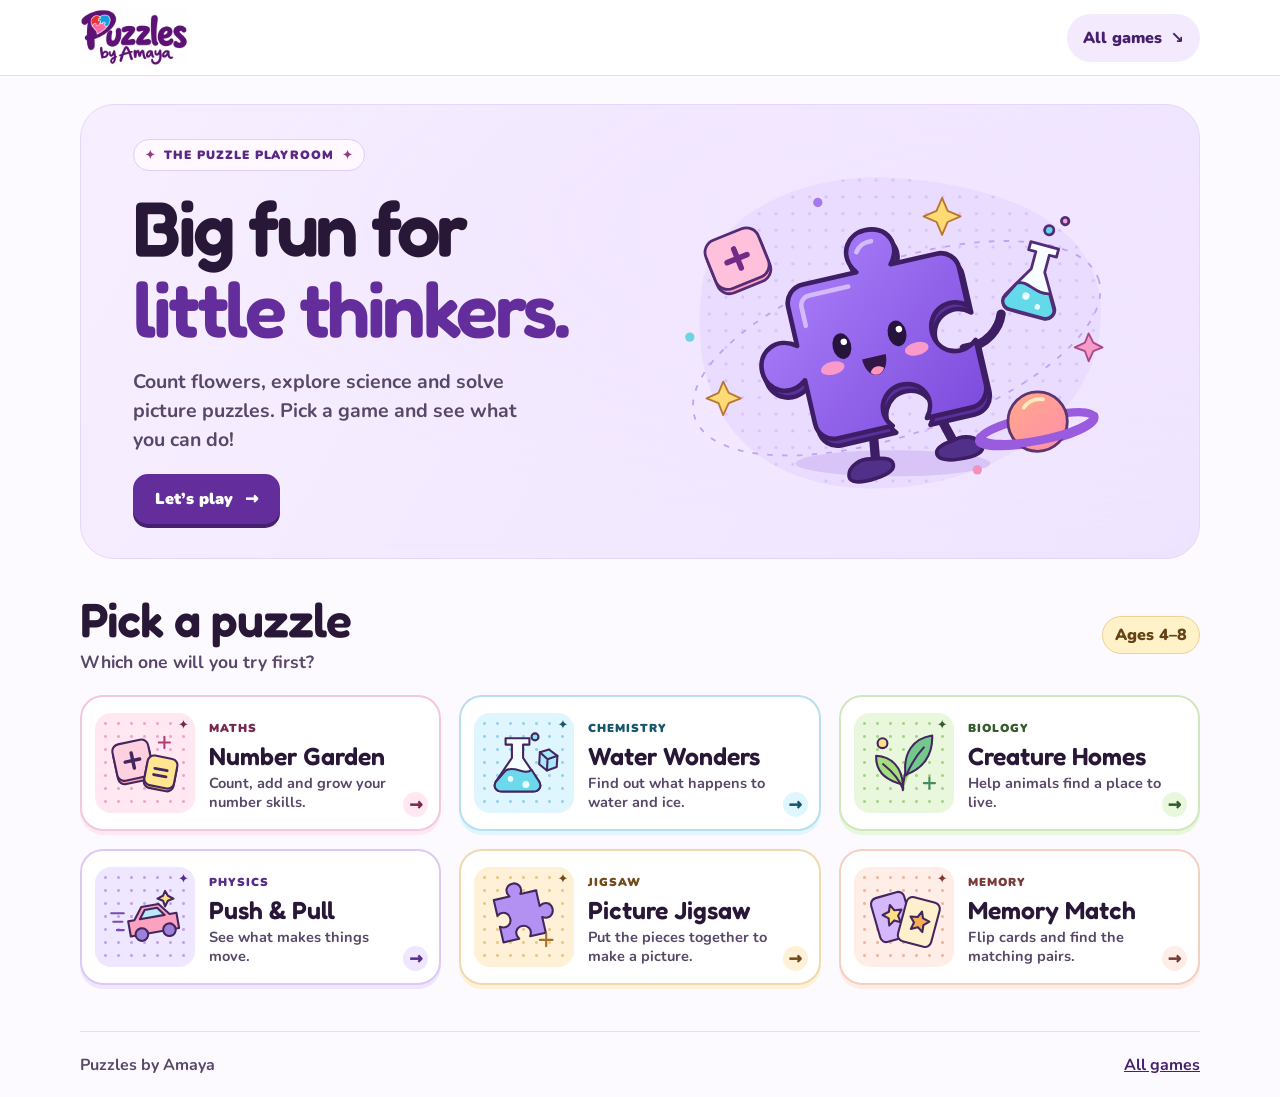
<file: index.html>
<!doctype html>
<html lang="en-GB">
<head>
  <meta charset="utf-8">
  <meta name="viewport" content="width=device-width, initial-scale=1">
  <meta name="description" content="Six free picture puzzles for ages 4 to 8. Play with maths, science, jigsaws and memory games.">
  <title>Puzzles by Amaya | Play, puzzle and discover</title>
  <meta property="og:type" content="website">
  <meta property="og:url" content="https://puzzlesbyamaya.co.uk/">
  <meta property="og:title" content="Puzzles by Amaya">
  <meta property="og:description" content="Play six free picture puzzles for ages 4 to 8. Explore maths, science, jigsaws and memory games.">
  <meta property="og:image" content="https://puzzlesbyamaya.co.uk/assets/share-logo.jpg">
  <meta property="og:image:type" content="image/jpeg">
  <meta property="og:image:width" content="1200">
  <meta property="og:image:height" content="630">
  <meta property="og:image:alt" content="Puzzles by Amaya logo with a colourful puzzle-piece heart">
  <meta name="twitter:card" content="summary_large_image">
  <link rel="icon" type="image/svg+xml" href="assets/favicon.svg">
  <link rel="stylesheet" href="styles.css">
</head>
<body>
  <a class="skip-link" href="#main">Skip to content</a>
  <header class="site-header">
    <div class="shell header-inner">
      <a class="brand" href="./" aria-label="Puzzles by Amaya home"><img src="assets/logo.webp" width="604" height="320" alt="Puzzles by Amaya"></a>
      <a class="header-link" href="#games">All games <span aria-hidden="true">↘</span></a>
    </div>
  </header>
  <main id="main" class="shell">
    <section class="hero" aria-labelledby="hero-title">
      <div class="hero-copy">
        <p class="eyebrow"><span aria-hidden="true">✦</span> THE PUZZLE PLAYROOM <span aria-hidden="true">✦</span></p>
        <h1 id="hero-title">Big fun for<br><span>little thinkers.</span></h1>
        <p class="hero-intro">Count flowers, explore science and solve picture puzzles. Pick a game and see what you can do!</p>
        <a class="button button-primary" href="#games">Let’s play <span aria-hidden="true">→</span></a>
      </div>
      <img class="hero-art" src="assets/hero.svg" width="580" height="405" alt="">
    </section>
    <section class="games-section" id="games" aria-labelledby="games-title">
      <div class="section-heading">
        <div><h2 id="games-title">Pick a puzzle</h2><p>Which one will you try first?</p></div>
        <span class="age-chip">Ages 4–8</span>
      </div>
      <div class="game-grid">
        <a class="game-card theme-math" href="number-garden">
          <div class="card-art"><svg aria-hidden="true" focusable="false"><use href="assets/icons.svg#math"></use></svg><span class="sparkle" aria-hidden="true">✦</span></div>
          <div class="card-copy"><span class="subject">Maths</span><h3>Number Garden</h3><p>Count, add and grow your number skills.</p></div>
          <span class="card-arrow" aria-hidden="true">→</span>
        </a>
        <a class="game-card theme-water" href="water-wonders">
          <div class="card-art"><svg aria-hidden="true" focusable="false"><use href="assets/icons.svg#water"></use></svg><span class="sparkle" aria-hidden="true">✦</span></div>
          <div class="card-copy"><span class="subject">Chemistry</span><h3>Water Wonders</h3><p>Find out what happens to water and ice.</p></div>
          <span class="card-arrow" aria-hidden="true">→</span>
        </a>
        <a class="game-card theme-nature" href="creature-homes">
          <div class="card-art"><svg aria-hidden="true" focusable="false"><use href="assets/icons.svg#nature"></use></svg><span class="sparkle" aria-hidden="true">✦</span></div>
          <div class="card-copy"><span class="subject">Biology</span><h3>Creature Homes</h3><p>Help animals find a place to live.</p></div>
          <span class="card-arrow" aria-hidden="true">→</span>
        </a>
        <a class="game-card theme-force" href="push-and-pull">
          <div class="card-art"><svg aria-hidden="true" focusable="false"><use href="assets/icons.svg#force"></use></svg><span class="sparkle" aria-hidden="true">✦</span></div>
          <div class="card-copy"><span class="subject">Physics</span><h3>Push &amp; Pull</h3><p>See what makes things move.</p></div>
          <span class="card-arrow" aria-hidden="true">→</span>
        </a>
        <a class="game-card theme-jigsaw" href="picture-jigsaw">
          <div class="card-art"><svg aria-hidden="true" focusable="false"><use href="assets/icons.svg#jigsaw"></use></svg><span class="sparkle" aria-hidden="true">✦</span></div>
          <div class="card-copy"><span class="subject">Jigsaw</span><h3>Picture Jigsaw</h3><p>Put the pieces together to make a picture.</p></div>
          <span class="card-arrow" aria-hidden="true">→</span>
        </a>
        <a class="game-card theme-memory" href="memory-match">
          <div class="card-art"><svg aria-hidden="true" focusable="false"><use href="assets/icons.svg#memory"></use></svg><span class="sparkle" aria-hidden="true">✦</span></div>
          <div class="card-copy"><span class="subject">Memory</span><h3>Memory Match</h3><p>Flip cards and find the matching pairs.</p></div>
          <span class="card-arrow" aria-hidden="true">→</span>
        </a>
      </div>
    </section>
  </main>
  <footer class="site-footer shell"><span>Puzzles by Amaya</span><a href="./#games">All games</a></footer>
</body>
</html>
</file>
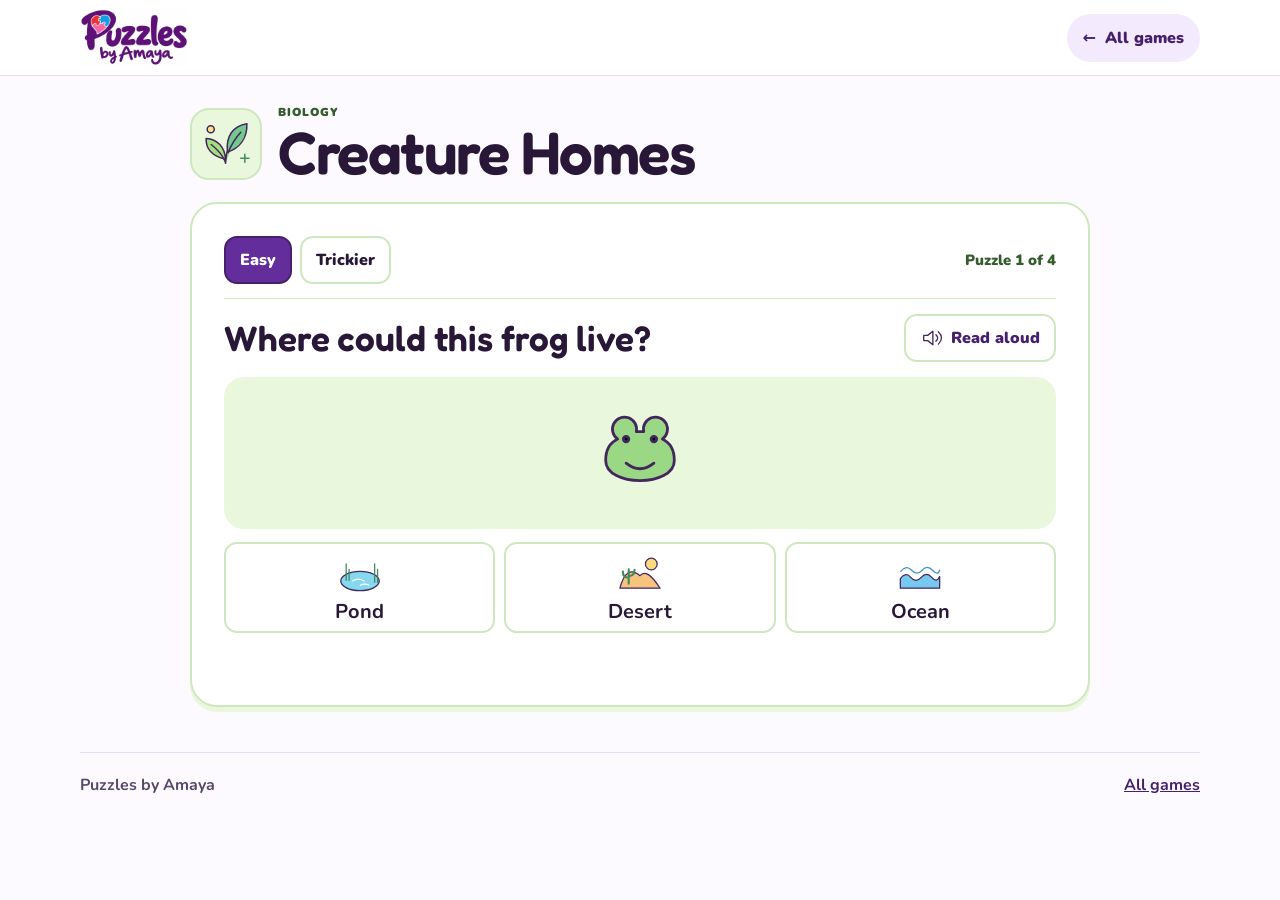
<file: creature-homes.html>
<!doctype html>
<html lang="en-GB">
<head>
  <meta charset="utf-8">
  <meta name="viewport" content="width=device-width, initial-scale=1">
  <meta name="description" content="Help animals find a place to live.">
  <title>Creature Homes | Puzzles by Amaya</title>
  <link rel="icon" type="image/svg+xml" href="assets/favicon.svg">
  <link rel="stylesheet" href="styles.css">
</head>
<body class="play-page theme-nature" data-game="creature-homes">
  <a class="skip-link" href="#main">Skip to game</a>
  <header class="site-header"><div class="shell header-inner">
    <a class="brand" href="./" aria-label="Puzzles by Amaya home"><img src="assets/logo.webp" width="604" height="320" alt="Puzzles by Amaya"></a>
    <a class="header-link" href="./#games"><span aria-hidden="true">←</span> All games</a>
  </div></header>
  <main id="main" class="shell play-shell">
    <div class="game-heading">
      <span class="game-emblem"><svg aria-hidden="true" focusable="false"><use href="assets/icons.svg#nature"></use></svg></span>
      <div><p class="subject">Biology</p><h1>Creature Homes</h1></div>
    </div>
    <div class="play-panel">
      <noscript><p>Turn on JavaScript in your browser to play this game.</p></noscript>
      <section id="play" aria-label="Play Creature Homes" hidden>
        <div class="play-toolbar">
          <div class="levels" role="group" aria-label="Difficulty">
            <button type="button" data-level="easy" aria-pressed="true">Easy</button>
            <button type="button" data-level="trickier" aria-pressed="false">Trickier</button>
          </div>
          <span id="progress" class="progress"></span>
        </div>
        <div class="prompt-bar">
          <h2 id="prompt" tabindex="-1"></h2>
          <button type="button" id="read-aloud" class="read-aloud"><svg aria-hidden="true" focusable="false"><use href="assets/icons.svg#speaker"></use></svg> <span>Read aloud</span></button>
        </div>
        <div id="game-area"></div>
        <p id="feedback" role="status" aria-atomic="true"></p>
      </section>
    </div>
  </main>
  <footer class="site-footer shell"><span>Puzzles by Amaya</span><a href="./#games">All games</a></footer>
  <script type="module" src="game.js"></script>
</body>
</html>
</file>
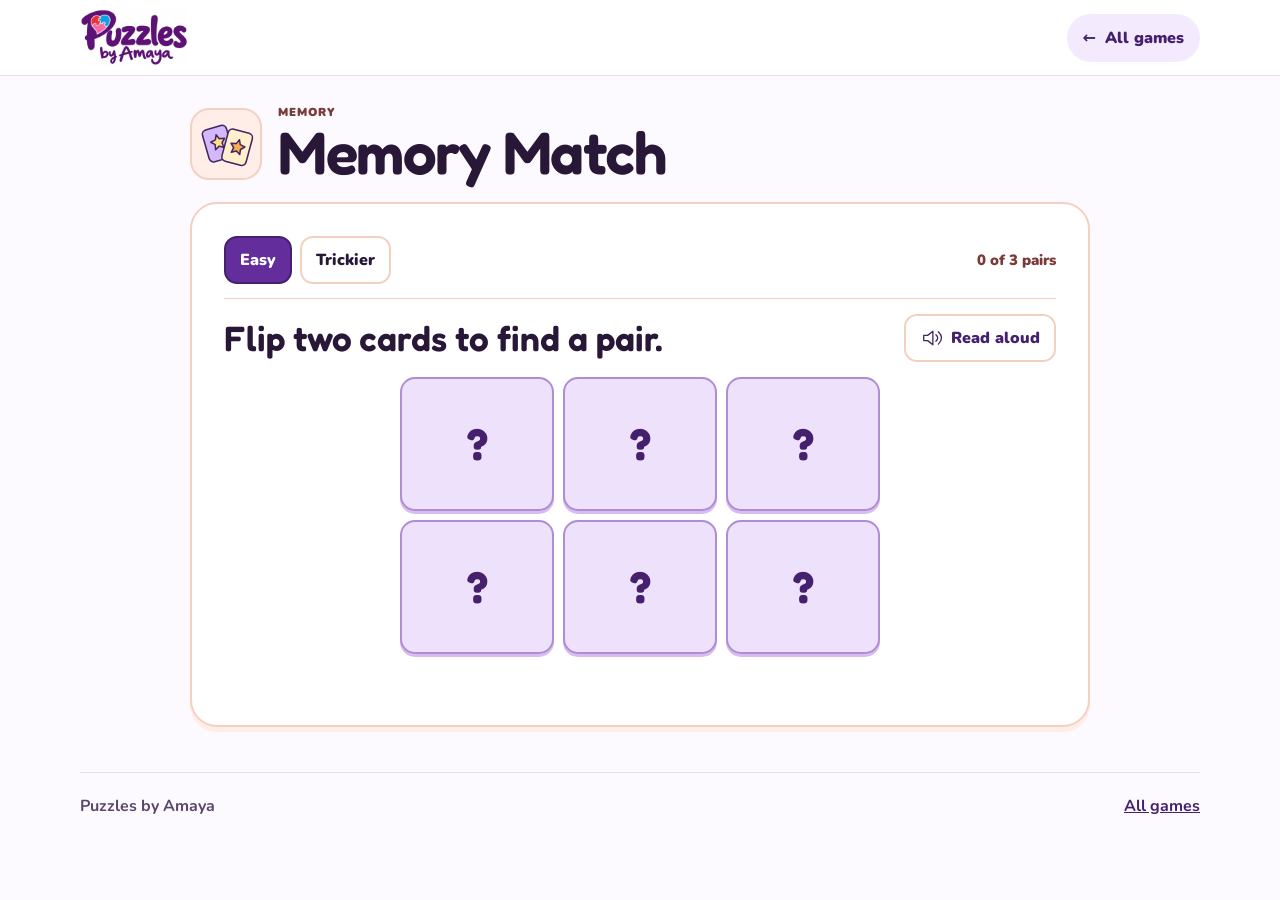
<file: memory-match.html>
<!doctype html>
<html lang="en-GB">
<head>
  <meta charset="utf-8">
  <meta name="viewport" content="width=device-width, initial-scale=1">
  <meta name="description" content="Flip cards and find the matching pairs.">
  <title>Memory Match | Puzzles by Amaya</title>
  <link rel="icon" type="image/svg+xml" href="assets/favicon.svg">
  <link rel="stylesheet" href="styles.css">
</head>
<body class="play-page theme-memory" data-game="memory-match">
  <a class="skip-link" href="#main">Skip to game</a>
  <header class="site-header"><div class="shell header-inner">
    <a class="brand" href="./" aria-label="Puzzles by Amaya home"><img src="assets/logo.webp" width="604" height="320" alt="Puzzles by Amaya"></a>
    <a class="header-link" href="./#games"><span aria-hidden="true">←</span> All games</a>
  </div></header>
  <main id="main" class="shell play-shell">
    <div class="game-heading">
      <span class="game-emblem"><svg aria-hidden="true" focusable="false"><use href="assets/icons.svg#memory"></use></svg></span>
      <div><p class="subject">Memory</p><h1>Memory Match</h1></div>
    </div>
    <div class="play-panel">
      <noscript><p>Turn on JavaScript in your browser to play this game.</p></noscript>
      <section id="play" aria-label="Play Memory Match" hidden>
        <div class="play-toolbar">
          <div class="levels" role="group" aria-label="Difficulty">
            <button type="button" data-level="easy" aria-pressed="true">Easy</button>
            <button type="button" data-level="trickier" aria-pressed="false">Trickier</button>
          </div>
          <span id="progress" class="progress"></span>
        </div>
        <div class="prompt-bar">
          <h2 id="prompt" tabindex="-1"></h2>
          <button type="button" id="read-aloud" class="read-aloud"><svg aria-hidden="true" focusable="false"><use href="assets/icons.svg#speaker"></use></svg> <span>Read aloud</span></button>
        </div>
        <div id="game-area"></div>
        <p id="feedback" role="status" aria-atomic="true"></p>
      </section>
    </div>
  </main>
  <footer class="site-footer shell"><span>Puzzles by Amaya</span><a href="./#games">All games</a></footer>
  <script type="module" src="game.js"></script>
</body>
</html>
</file>
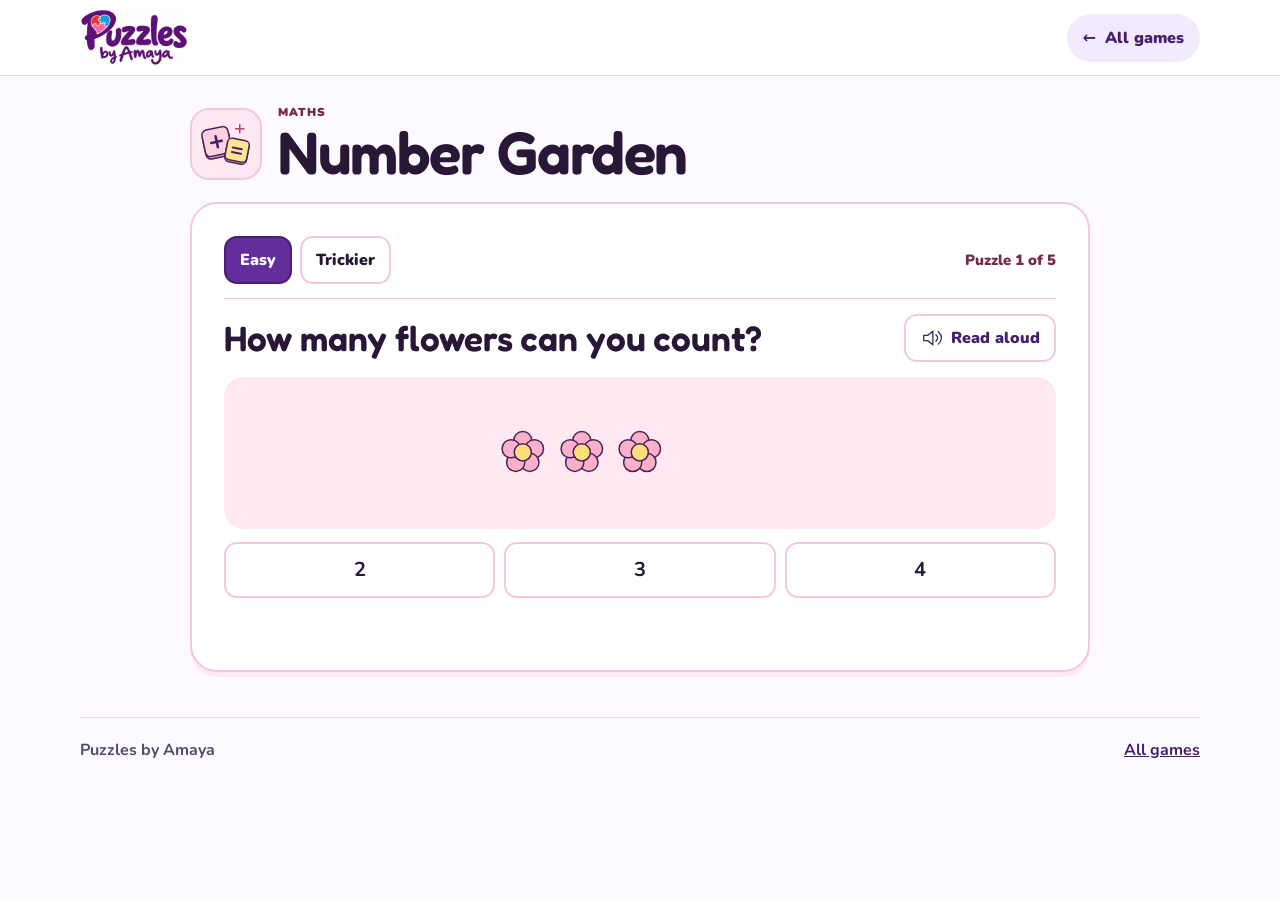
<file: number-garden.html>
<!doctype html>
<html lang="en-GB">
<head>
  <meta charset="utf-8">
  <meta name="viewport" content="width=device-width, initial-scale=1">
  <meta name="description" content="Count, add and grow your number skills.">
  <title>Number Garden | Puzzles by Amaya</title>
  <link rel="icon" type="image/svg+xml" href="assets/favicon.svg">
  <link rel="stylesheet" href="styles.css">
</head>
<body class="play-page theme-math" data-game="number-garden">
  <a class="skip-link" href="#main">Skip to game</a>
  <header class="site-header"><div class="shell header-inner">
    <a class="brand" href="./" aria-label="Puzzles by Amaya home"><img src="assets/logo.webp" width="604" height="320" alt="Puzzles by Amaya"></a>
    <a class="header-link" href="./#games"><span aria-hidden="true">←</span> All games</a>
  </div></header>
  <main id="main" class="shell play-shell">
    <div class="game-heading">
      <span class="game-emblem"><svg aria-hidden="true" focusable="false"><use href="assets/icons.svg#math"></use></svg></span>
      <div><p class="subject">Maths</p><h1>Number Garden</h1></div>
    </div>
    <div class="play-panel">
      <noscript><p>Turn on JavaScript in your browser to play this game.</p></noscript>
      <section id="play" aria-label="Play Number Garden" hidden>
        <div class="play-toolbar">
          <div class="levels" role="group" aria-label="Difficulty">
            <button type="button" data-level="easy" aria-pressed="true">Easy</button>
            <button type="button" data-level="trickier" aria-pressed="false">Trickier</button>
          </div>
          <span id="progress" class="progress"></span>
        </div>
        <div class="prompt-bar">
          <h2 id="prompt" tabindex="-1"></h2>
          <button type="button" id="read-aloud" class="read-aloud"><svg aria-hidden="true" focusable="false"><use href="assets/icons.svg#speaker"></use></svg> <span>Read aloud</span></button>
        </div>
        <div id="game-area"></div>
        <p id="feedback" role="status" aria-atomic="true"></p>
      </section>
    </div>
  </main>
  <footer class="site-footer shell"><span>Puzzles by Amaya</span><a href="./#games">All games</a></footer>
  <script type="module" src="game.js"></script>
</body>
</html>
</file>
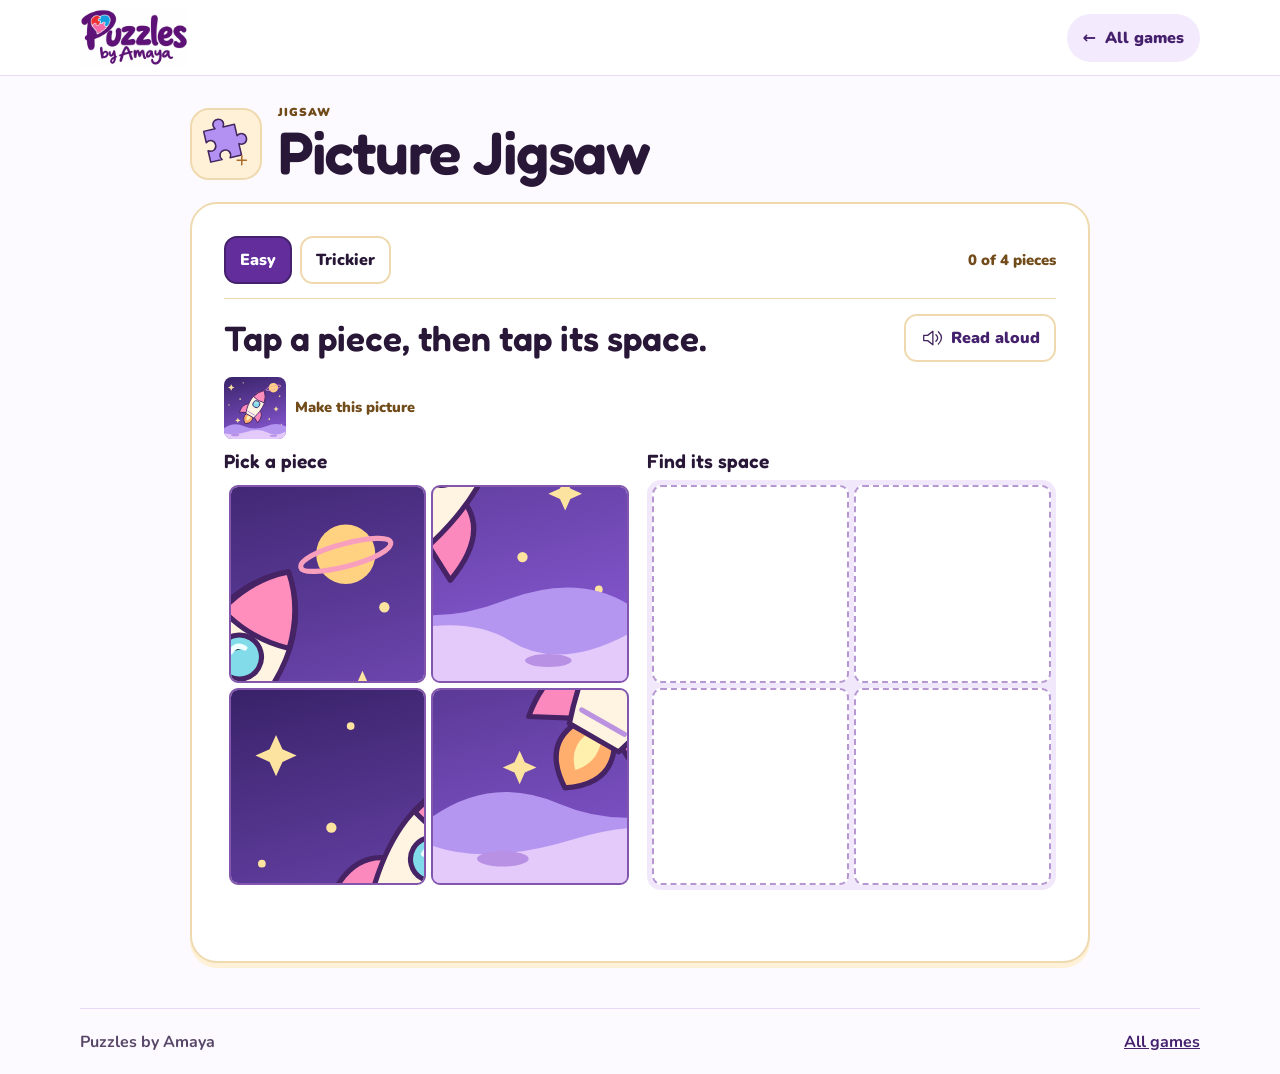
<file: picture-jigsaw.html>
<!doctype html>
<html lang="en-GB">
<head>
  <meta charset="utf-8">
  <meta name="viewport" content="width=device-width, initial-scale=1">
  <meta name="description" content="Put the pieces together to make a picture.">
  <title>Picture Jigsaw | Puzzles by Amaya</title>
  <link rel="icon" type="image/svg+xml" href="assets/favicon.svg">
  <link rel="stylesheet" href="styles.css">
</head>
<body class="play-page theme-jigsaw" data-game="picture-jigsaw">
  <a class="skip-link" href="#main">Skip to game</a>
  <header class="site-header"><div class="shell header-inner">
    <a class="brand" href="./" aria-label="Puzzles by Amaya home"><img src="assets/logo.webp" width="604" height="320" alt="Puzzles by Amaya"></a>
    <a class="header-link" href="./#games"><span aria-hidden="true">←</span> All games</a>
  </div></header>
  <main id="main" class="shell play-shell">
    <div class="game-heading">
      <span class="game-emblem"><svg aria-hidden="true" focusable="false"><use href="assets/icons.svg#jigsaw"></use></svg></span>
      <div><p class="subject">Jigsaw</p><h1>Picture Jigsaw</h1></div>
    </div>
    <div class="play-panel">
      <noscript><p>Turn on JavaScript in your browser to play this game.</p></noscript>
      <section id="play" aria-label="Play Picture Jigsaw" hidden>
        <div class="play-toolbar">
          <div class="levels" role="group" aria-label="Difficulty">
            <button type="button" data-level="easy" aria-pressed="true">Easy</button>
            <button type="button" data-level="trickier" aria-pressed="false">Trickier</button>
          </div>
          <span id="progress" class="progress"></span>
        </div>
        <div class="prompt-bar">
          <h2 id="prompt" tabindex="-1"></h2>
          <button type="button" id="read-aloud" class="read-aloud"><svg aria-hidden="true" focusable="false"><use href="assets/icons.svg#speaker"></use></svg> <span>Read aloud</span></button>
        </div>
        <div id="game-area"></div>
        <p id="feedback" role="status" aria-atomic="true"></p>
      </section>
    </div>
  </main>
  <footer class="site-footer shell"><span>Puzzles by Amaya</span><a href="./#games">All games</a></footer>
  <script type="module" src="game.js"></script>
</body>
</html>
</file>
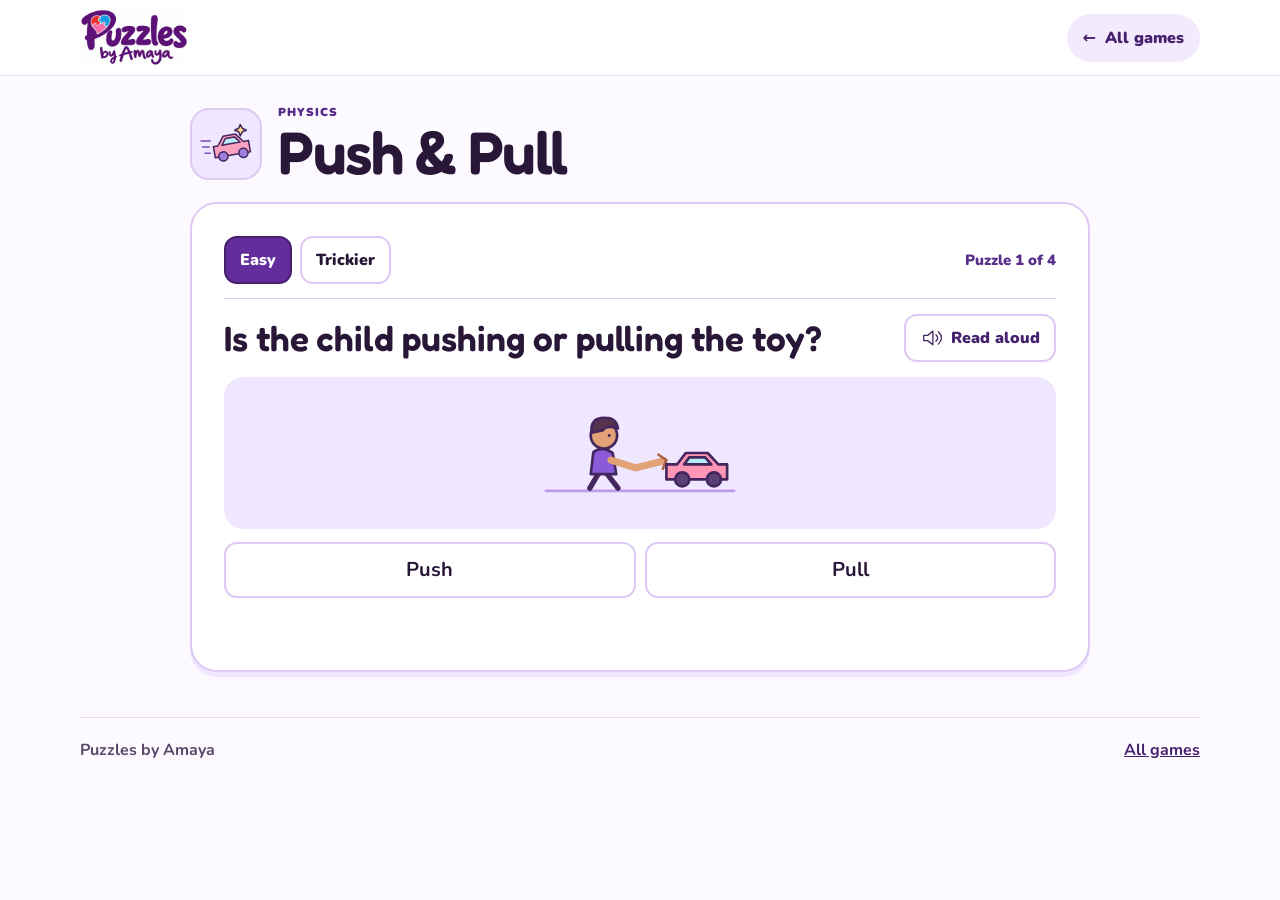
<file: push-and-pull.html>
<!doctype html>
<html lang="en-GB">
<head>
  <meta charset="utf-8">
  <meta name="viewport" content="width=device-width, initial-scale=1">
  <meta name="description" content="See what makes things move.">
  <title>Push &amp; Pull | Puzzles by Amaya</title>
  <link rel="icon" type="image/svg+xml" href="assets/favicon.svg">
  <link rel="stylesheet" href="styles.css">
</head>
<body class="play-page theme-force" data-game="push-and-pull">
  <a class="skip-link" href="#main">Skip to game</a>
  <header class="site-header"><div class="shell header-inner">
    <a class="brand" href="./" aria-label="Puzzles by Amaya home"><img src="assets/logo.webp" width="604" height="320" alt="Puzzles by Amaya"></a>
    <a class="header-link" href="./#games"><span aria-hidden="true">←</span> All games</a>
  </div></header>
  <main id="main" class="shell play-shell">
    <div class="game-heading">
      <span class="game-emblem"><svg aria-hidden="true" focusable="false"><use href="assets/icons.svg#force"></use></svg></span>
      <div><p class="subject">Physics</p><h1>Push &amp; Pull</h1></div>
    </div>
    <div class="play-panel">
      <noscript><p>Turn on JavaScript in your browser to play this game.</p></noscript>
      <section id="play" aria-label="Play Push &amp; Pull" hidden>
        <div class="play-toolbar">
          <div class="levels" role="group" aria-label="Difficulty">
            <button type="button" data-level="easy" aria-pressed="true">Easy</button>
            <button type="button" data-level="trickier" aria-pressed="false">Trickier</button>
          </div>
          <span id="progress" class="progress"></span>
        </div>
        <div class="prompt-bar">
          <h2 id="prompt" tabindex="-1"></h2>
          <button type="button" id="read-aloud" class="read-aloud"><svg aria-hidden="true" focusable="false"><use href="assets/icons.svg#speaker"></use></svg> <span>Read aloud</span></button>
        </div>
        <div id="game-area"></div>
        <p id="feedback" role="status" aria-atomic="true"></p>
      </section>
    </div>
  </main>
  <footer class="site-footer shell"><span>Puzzles by Amaya</span><a href="./#games">All games</a></footer>
  <script type="module" src="game.js"></script>
</body>
</html>
</file>
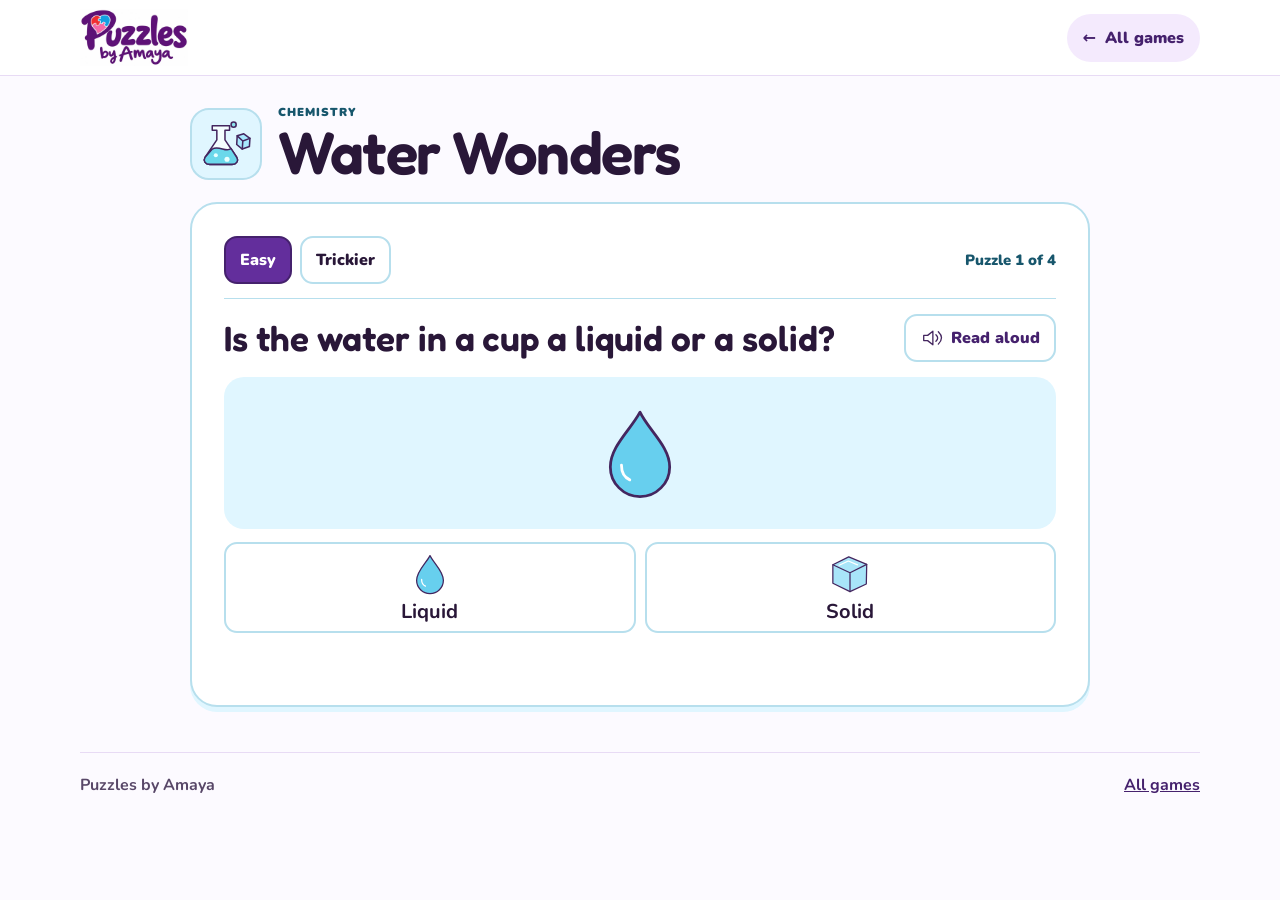
<file: water-wonders.html>
<!doctype html>
<html lang="en-GB">
<head>
  <meta charset="utf-8">
  <meta name="viewport" content="width=device-width, initial-scale=1">
  <meta name="description" content="Find out what happens to water and ice.">
  <title>Water Wonders | Puzzles by Amaya</title>
  <link rel="icon" type="image/svg+xml" href="assets/favicon.svg">
  <link rel="stylesheet" href="styles.css">
</head>
<body class="play-page theme-water" data-game="water-wonders">
  <a class="skip-link" href="#main">Skip to game</a>
  <header class="site-header"><div class="shell header-inner">
    <a class="brand" href="./" aria-label="Puzzles by Amaya home"><img src="assets/logo.webp" width="604" height="320" alt="Puzzles by Amaya"></a>
    <a class="header-link" href="./#games"><span aria-hidden="true">←</span> All games</a>
  </div></header>
  <main id="main" class="shell play-shell">
    <div class="game-heading">
      <span class="game-emblem"><svg aria-hidden="true" focusable="false"><use href="assets/icons.svg#water"></use></svg></span>
      <div><p class="subject">Chemistry</p><h1>Water Wonders</h1></div>
    </div>
    <div class="play-panel">
      <noscript><p>Turn on JavaScript in your browser to play this game.</p></noscript>
      <section id="play" aria-label="Play Water Wonders" hidden>
        <div class="play-toolbar">
          <div class="levels" role="group" aria-label="Difficulty">
            <button type="button" data-level="easy" aria-pressed="true">Easy</button>
            <button type="button" data-level="trickier" aria-pressed="false">Trickier</button>
          </div>
          <span id="progress" class="progress"></span>
        </div>
        <div class="prompt-bar">
          <h2 id="prompt" tabindex="-1"></h2>
          <button type="button" id="read-aloud" class="read-aloud"><svg aria-hidden="true" focusable="false"><use href="assets/icons.svg#speaker"></use></svg> <span>Read aloud</span></button>
        </div>
        <div id="game-area"></div>
        <p id="feedback" role="status" aria-atomic="true"></p>
      </section>
    </div>
  </main>
  <footer class="site-footer shell"><span>Puzzles by Amaya</span><a href="./#games">All games</a></footer>
  <script type="module" src="game.js"></script>
</body>
</html>
</file>
<file: styles.css>
@font-face {
  font-family: Fredoka;
  src: url("assets/fredoka.ttf") format("truetype");
  font-weight: 300 700;
  font-display: swap;
}

@font-face {
  font-family: Nunito;
  src: url("assets/nunito.ttf") format("truetype");
  font-weight: 200 1000;
  font-display: swap;
}

:root {
  color-scheme: light;
  --ink: #291738;
  --muted: #584768;
  --purple: #632e9c;
  --purple-dark: #45216d;
  --paper: #fcfaff;
  --line: #e8dbf5;
  --display: Fredoka, "Trebuchet MS", sans-serif;
  --body: Nunito, system-ui, sans-serif;
}

*, *::before, *::after { box-sizing: border-box; }
body { margin: 0; color: var(--ink); background: var(--paper); font: 700 1rem/1.5 var(--body); }
h1, h2, h3, p { margin: 0; }
h1, h2, h3 { font-family: var(--display); font-weight: 600; line-height: 1.05; }
button, a { -webkit-tap-highlight-color: transparent; }
button { color: inherit; font: inherit; cursor: pointer; }
a { color: inherit; text-decoration: none; }
img { display: block; max-width: 100%; }
svg { display: block; }
button:disabled { cursor: default; }
:focus-visible { outline: 3px solid #3f1d71; outline-offset: 4px; }
[hidden] { display: none !important; }
.shell { width: min(1120px, calc(100% - 64px)); margin-inline: auto; }
.skip-link { position: absolute; top: 8px; left: 8px; z-index: 10; padding: 12px; background: white; transform: translateY(-150%); }
.skip-link:focus { transform: none; }
.site-header { background: #fff; border-bottom: 1px solid var(--line); }
.header-inner { min-height: 75px; display: flex; align-items: center; justify-content: space-between; gap: 16px; }
.brand { display: grid; min-height: 48px; align-items: center; }
.brand img { width: 108px; height: auto; }
.header-link { min-height: 48px; display: inline-flex; align-items: center; gap: 9px; padding-inline: 16px; color: var(--purple-dark); background: #f4eafd; border-radius: 999px; font-weight: 900; }
.header-link:hover { background: #e9d8fb; }

.hero {
  position: relative;
  isolation: isolate;
  display: grid;
  grid-template-columns: 1fr 1.1fr;
  align-items: center;
  min-height: 405px;
  margin-top: 28px;
  padding: 34px 38px 34px 52px;
  border: 1px solid #e6d7fa;
  border-radius: 34px;
  background: radial-gradient(ellipse at 87% 27%, #f1e5ff, transparent 65%), linear-gradient(119deg, #f7efff, #efe4ff);
}
.hero-copy { z-index: 1; }
.eyebrow { display: inline-flex; gap: 8px; align-items: center; padding: 6px 11px; margin-bottom: 16px; border: 1px solid #e3cdfa; border-radius: 999px; background: #fff8ff; color: #592884; font-size: .75rem; font-weight: 1000; letter-spacing: .08em; }
.eyebrow span { color: #963b83; }
.hero h1 { font-size: clamp(3rem, 6.05vw, 5.05rem); letter-spacing: -.045em; }
.hero h1 span { color: var(--purple); }
.hero-intro { max-width: 34ch; margin: 17px 0 20px; color: var(--muted); font-size: clamp(1.06rem, 1.8vw, 1.22rem); }
.hero-art { width: 100%; height: auto; }
.button { display: inline-flex; align-items: center; justify-content: center; gap: 12px; min-height: 50px; padding: 10px 20px; border: 2px solid transparent; border-radius: 15px; font-weight: 1000; transition: transform .16s, background .16s; }
.button-primary { background: var(--purple); color: #fff; box-shadow: 0 4px 0 var(--purple-dark); }
.button-primary:hover { background: #51257e; }
.button:active { transform: translateY(2px); }
.button-secondary { background: #f3e9fd; color: var(--purple-dark); border-color: #e7d5f7; }
.button-secondary:hover { background: #e9d8fb; }

.games-section { padding-block: 35px 46px; scroll-margin-top: 14px; }
.section-heading { display: flex; justify-content: space-between; align-items: center; gap: 16px; margin-bottom: 20px; }
.section-heading h2 { font-size: clamp(2.2rem, 4vw, 3rem); letter-spacing: -.02em; }
.section-heading p { margin-top: 4px; color: var(--muted); font-size: 1.1rem; }
.age-chip { flex: none; padding: 6px 12px; border: 1px solid #ebd394; border-radius: 999px; background: #fff1c8; color: #644415; font-weight: 900; }
.game-grid { display: grid; grid-template-columns: repeat(3, minmax(0, 1fr)); gap: 18px; }
.theme-math { --tint: #ffe8f2; --rim: #f3c7dd; --shade: #76294f; --dot: #f1a7ca; }
.theme-water { --tint: #e0f6ff; --rim: #b7dfed; --shade: #17566c; --dot: #94d3e9; }
.theme-nature { --tint: #e9f7dd; --rim: #cee7bd; --shade: #355c2d; --dot: #a7d48b; }
.theme-force { --tint: #efe6ff; --rim: #ddc9f4; --shade: #592d8a; --dot: #c1a4ee; }
.theme-jigsaw { --tint: #fff1d7; --rim: #efdab0; --shade: #714b1a; --dot: #e9c882; }
.theme-memory { --tint: #ffede7; --rim: #f4d0c1; --shade: #7a3b38; --dot: #f1b59e; }
.game-card { position: relative; display: grid; grid-template-columns: 100px 1fr; align-items: center; gap: 14px; min-height: 136px; padding: 13px 36px 13px 13px; background: #fff; border: 2px solid var(--rim); border-radius: 23px; box-shadow: 0 4px 0 var(--tint); transition: transform .18s ease, box-shadow .18s ease; }
.game-card:hover { transform: translateY(-3px); box-shadow: 0 7px 0 var(--tint); }
.card-art { position: relative; display: grid; place-items: center; width: 100%; aspect-ratio: 1; border-radius: 16px; background: radial-gradient(circle, var(--dot) 1px, transparent 2px) 4px 4px/13px 13px, var(--tint); }
.card-art svg { width: 77%; height: 77%; }
.sparkle { position: absolute; top: 3px; right: 6px; color: var(--shade); font-size: 13px; }
.subject { color: var(--shade); font-weight: 1000; font-size: .72rem; letter-spacing: .085em; text-transform: uppercase; }
.card-copy h3 { margin: 4px 0 5px; font-size: clamp(1.18rem, 2.25vw, 1.55rem); }
.card-copy p { color: var(--muted); font-size: .91rem; line-height: 1.3; }
.card-arrow { position: absolute; bottom: 12px; right: 11px; display: grid; place-items: center; width: 25px; height: 25px; border-radius: 50%; color: var(--shade); background: var(--tint); font-weight: 1000; }
.site-footer { display: flex; justify-content: space-between; align-items: center; gap: 10px; min-height: 66px; border-top: 1px solid var(--line); color: var(--muted); }
.site-footer a { display: inline-flex; align-items: center; min-height: 48px; color: var(--purple-dark); text-decoration: underline; }

.play-shell { max-width: 900px; padding-block: 28px 45px; }
.game-heading { display: flex; align-items: center; gap: 16px; margin-bottom: 18px; }
.game-heading h1 { font-size: clamp(2.25rem, 6vw, 3.75rem); letter-spacing: -.025em; }
.game-emblem { display: grid; flex: none; place-items: center; width: 72px; aspect-ratio: 1; background: var(--tint); border: 2px solid var(--rim); border-radius: 19px; }
.game-emblem svg { width: 56px; height: 56px; }
.play-panel { min-height: 290px; padding: clamp(14px, 4vw, 32px); background: #fff; border: 2px solid var(--rim); border-radius: 27px; box-shadow: 0 5px 0 var(--tint); }
.play-toolbar, .prompt-bar { display: flex; justify-content: space-between; align-items: center; flex-wrap: wrap; gap: 12px; }
.play-toolbar { padding-bottom: 14px; border-bottom: 1px solid var(--rim); }
.levels { display: flex; gap: 8px; }
.levels button, .read-aloud { min-height: 48px; padding: 8px 14px; border: 2px solid var(--rim); border-radius: 13px; background: white; font-weight: 900; }
.levels button:hover, .read-aloud:hover { background: var(--tint); }
.levels button[aria-pressed="true"] { background: var(--purple); color: #fff; border-color: var(--purple-dark); }
.progress { color: var(--shade); font-size: .93rem; font-weight: 900; }
.prompt-bar { margin-block: 15px; }
.prompt-bar h2 { flex: 1 1 230px; font-size: clamp(1.55rem, 4vw, 2.2rem); line-height: 1.12; }
.read-aloud { display: inline-flex; align-items: center; gap: 7px; color: var(--purple-dark); }
.read-aloud svg { width: 24px; height: 24px; }
#feedback { margin-top: 13px; min-height: 1.6em; color: var(--shade); font-size: 1.03rem; font-weight: 900; }
.clue-panel { display: grid; place-items: center; align-content: center; min-height: 152px; padding: 12px; border-radius: 20px; background: var(--tint); color: var(--shade); text-align: center; }
.clue-panel > svg { width: min(94%, 220px); height: 110px; }
.clue-panel .clue-caption { margin-top: 6px; font-size: 1.06rem; }
.clue-panel .clue-pair, .count-clue { display: flex; align-items: center; justify-content: center; gap: 10px; }
.clue-pair svg { width: clamp(58px, 17vw, 102px); height: auto; aspect-ratio: 1; }
.count-clue { flex-wrap: wrap; width: 100%; }
.flowers { display: grid; grid-template-columns: repeat(5, minmax(0, 1fr)); width: min(38%, 184px); gap: 3px; }
.flowers svg { width: 100%; height: auto; aspect-ratio: 1; }
.count-clue .flowers:only-child { width: min(90%, 290px); }
.count-plus { font-family: var(--display); font-size: 2rem; }
.answers { display: grid; grid-template-columns: repeat(3, minmax(0, 1fr)); gap: 9px; margin-top: 13px; }
.answers:has(> :nth-child(2):last-child) { grid-template-columns: repeat(2, minmax(0, 1fr)); }
.answer { display: grid; place-items: center; gap: 3px; min-height: 56px; padding: 7px 4px; border: 2px solid var(--rim); border-radius: 13px; background: #fff; font-size: clamp(1rem, 2.8vw, 1.25rem); line-height: 1.2; }
.answer svg { width: 46px; height: 46px; }
.answer:hover:not([aria-disabled="true"]) { background: var(--tint); }
.answer.is-correct { border-color: #397446; background: #e7f7e3; color: #23542e; }
.answer.is-wrong { border-style: dashed; border-color: #8b3867; background: #fff0f5; }
.answer[aria-disabled="true"] { cursor: default; }
.answer-marker { font-weight: 1000; }
.round-actions { margin-top: 14px; }
.memory-grid { display: grid; grid-template-columns: repeat(3, minmax(0, 1fr)); gap: 9px; max-width: 480px; margin-inline: auto; }
.memory-grid.is-large { grid-template-columns: repeat(4, minmax(0, 1fr)); }
.memory-card { display: grid; place-items: center; min-width: 0; min-height: 48px; aspect-ratio: 1.15; border: 2px solid #b08cd5; border-radius: 15px; background: #eee1fc; box-shadow: 0 3px 0 #d7bdef; color: var(--purple-dark); font-family: var(--display); font-size: clamp(1.65rem, 7vw, 2.75rem); }
.memory-card:hover:not(:disabled) { border-color: var(--purple); }
.memory-card.is-up { background: var(--tint); }
.memory-card.is-matched { background: #e5f5dd; border-color: #689356; box-shadow: none; opacity: 1; }
.memory-card svg { width: 62%; height: auto; aspect-ratio: 1; }
.jigsaw-layout { display: grid; grid-template-columns: repeat(2, minmax(0, 1fr)); gap: 13px; }
.jigsaw-layout h3 { margin-bottom: 9px; font-size: 1.2rem; }
.jigsaw-board, .tile-tray { display: grid; grid-template-columns: repeat(var(--size), minmax(0, 1fr)); gap: 5px; }
.jigsaw-board { background: #f2e8fb; padding: 5px; border-radius: 14px; }
.tile-tray { padding: 5px; }
.tile, .slot { position: relative; min-width: 0; min-height: 48px; aspect-ratio: 1; padding: 0; border: 2px solid #b697d1; border-radius: 9px; overflow: hidden; }
.slot { background: #fff; border-style: dashed; }
.tile { border-color: #8356ae; background: #fff; }
.piece { display: block; width: 100%; height: 100%; background-image: url("assets/jigsaw.svg"); background-size: calc(var(--size) * 100%) calc(var(--size) * 100%); background-position: var(--piece-x) var(--piece-y); }
.tile[aria-pressed="true"] { border-color: #2e1451; outline: 3px solid #2e1451; outline-offset: 1px; }
.slot.is-filled { border-style: solid; border-color: #699357; }
.slot.is-hint { border: 3px dashed #713aa1; }
.tile.is-placed { visibility: hidden; }
.jigsaw-reference { display: flex; gap: 9px; align-items: center; margin-bottom: 12px; color: var(--shade); font-size: .91rem; font-weight: 900; }
.jigsaw-reference img { width: 62px; height: 62px; border-radius: 8px; }
.finished { padding: 22px 12px; border-radius: 20px; background: var(--tint); text-align: center; }
.finished svg { width: 80px; height: 80px; margin: 0 auto 8px; }
.finished p { margin-bottom: 14px; font-size: 1.18rem; }
.finished-actions { display: flex; flex-wrap: wrap; justify-content: center; gap: 10px; }

@media (max-width: 1000px) {
  .game-grid { grid-template-columns: repeat(2, minmax(0, 1fr)); }
  .hero { min-height: auto; padding-inline: 30px 15px; }
}
@media (max-width: 640px) {
  .shell { width: calc(100% - 32px); }
  .header-inner { min-height: 66px; }
  .brand img { width: 92px; }
  .hero { grid-template-columns: 1fr; margin-top: 16px; padding: 24px 20px 6px; border-radius: 24px; }
  .hero h1 { font-size: clamp(2.55rem, 9.5vw, 3.8rem); }
  .hero-art { width: min(100%, 390px); margin: -7px auto -6px; }
  .hero-intro { margin-block: 12px 15px; }
  .games-section { padding-block: 24px 36px; }
  .game-grid { grid-template-columns: 1fr; gap: 12px; }
  .game-card { grid-template-columns: 72px 1fr; min-height: 100px; }
  .card-copy h3 { font-size: 1.43rem; }
  .play-shell { padding-top: 19px; }
  .game-emblem { width: 57px; }
  .game-emblem svg { width: 43px; height: 43px; }
  .jigsaw-layout { grid-template-columns: minmax(0, 1fr); }
  .jigsaw-board { width: min(100%, 232px); }
  .tile-tray { width: min(100%, 288px); grid-template-columns: repeat(4, minmax(0, 1fr)); }
}
@media (prefers-reduced-motion: reduce) {
  *, *::before, *::after { transition: none !important; animation: none !important; scroll-behavior: auto !important; }
}
</file>
